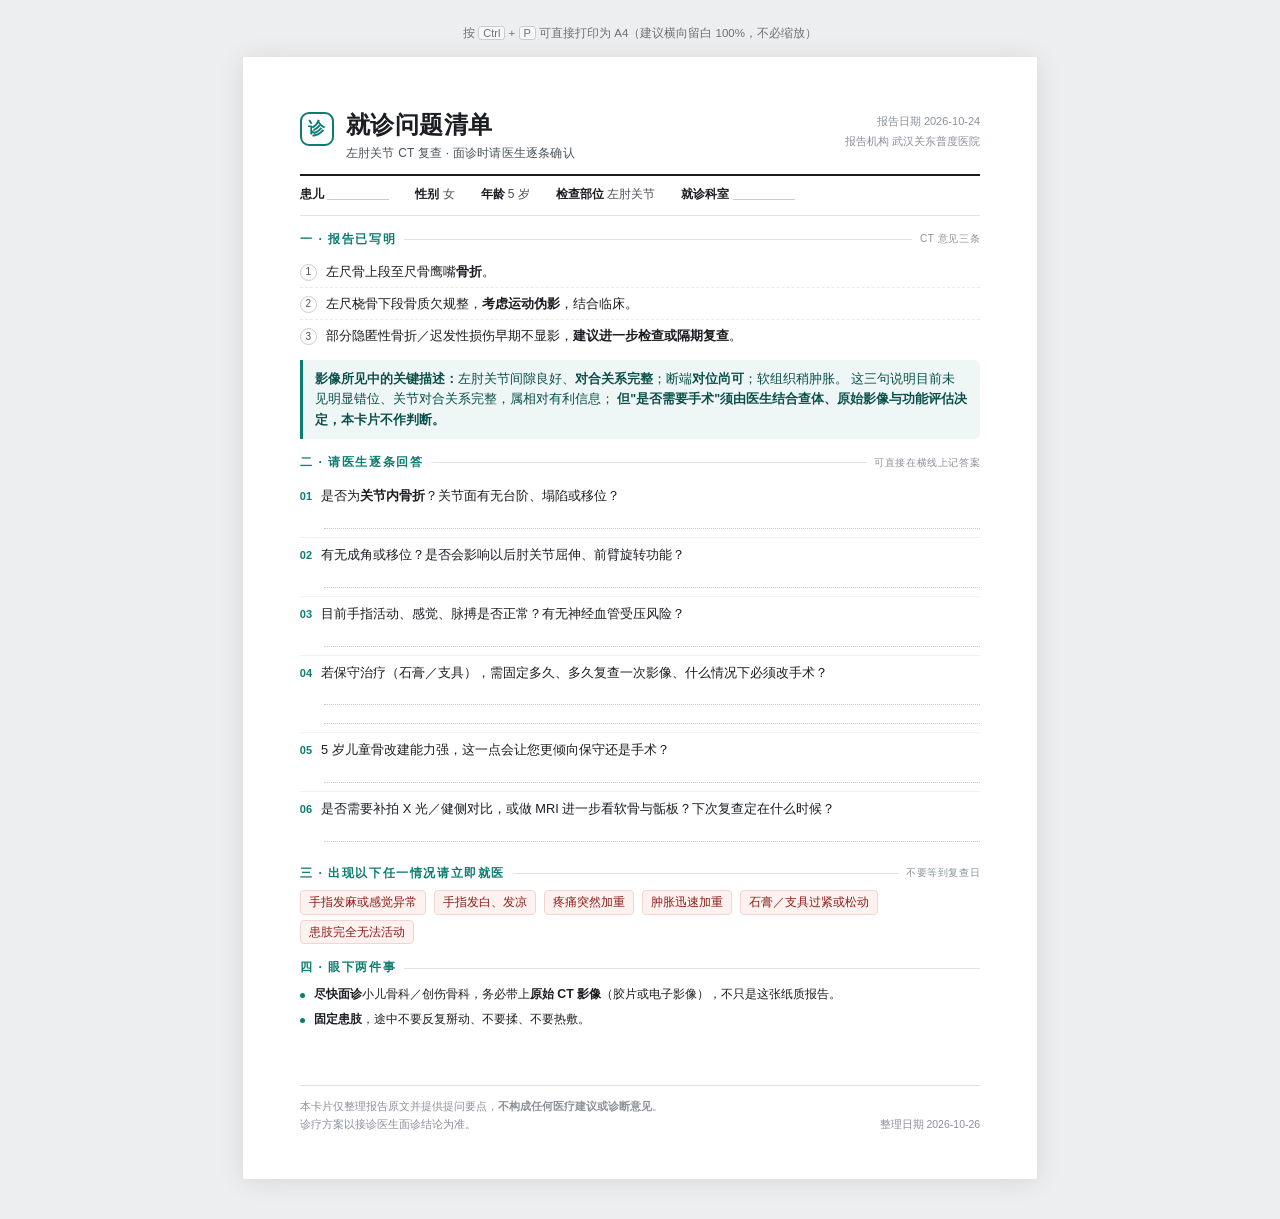
<file: outputs/就诊问题清单.html>
<!DOCTYPE html>
<html lang="zh-CN">
<head>
<meta charset="UTF-8">
<title>就诊问题清单 · 左肘关节 CT</title>
<style>
  :root{
    --ink:#1a1d21;
    --ink-2:#4a5157;
    --ink-3:#8a9199;
    --line:#dfe3e6;
    --accent:#0d7d72;
    --accent-soft:#eef7f5;
    --warn:#b3261e;
    --warn-soft:#fdf2f0;
  }
  *{box-sizing:border-box;margin:0;padding:0;}
  html{-webkit-print-color-adjust:exact;print-color-adjust:exact;}
  body{
    font-family:"PingFang SC","Microsoft YaHei","Noto Sans SC","Segoe UI",sans-serif;
    color:var(--ink);
    background:#eceeef;
    font-size:13px;
    line-height:1.62;
    padding:24px 12px 40px;
  }
  .sheet{
    width:210mm;
    min-height:297mm;
    margin:0 auto;
    background:#fff;
    padding:14mm 15mm 12mm;
    box-shadow:0 2px 24px rgba(0,0,0,.10);
    display:flex;
    flex-direction:column;
  }

  /* ---------- header ---------- */
  .head{
    display:flex;
    align-items:flex-start;
    gap:12px;
    padding-bottom:11px;
    border-bottom:2px solid var(--ink);
  }
  .head-mark{
    flex:0 0 auto;
    width:34px;height:34px;
    border:2px solid var(--accent);
    border-radius:9px;
    color:var(--accent);
    display:flex;align-items:center;justify-content:center;
    font-size:17px;font-weight:700;
    margin-top:2px;
  }
  .head-txt h1{
    font-family:"Source Han Serif SC","Songti SC","SimSun",serif;
    font-size:24px;
    letter-spacing:.5px;
    line-height:1.25;
    font-weight:700;
  }
  .head-txt .sub{
    margin-top:4px;
    font-size:12px;
    color:var(--ink-2);
    letter-spacing:.2px;
  }
  .head-right{
    margin-left:auto;
    text-align:right;
    font-size:11px;
    color:var(--ink-3);
    line-height:1.8;
    padding-top:2px;
    white-space:nowrap;
  }

  /* ---------- meta ---------- */
  .meta{
    display:flex;
    flex-wrap:wrap;
    gap:0 26px;
    padding:9px 0 10px;
    font-size:12px;
    color:var(--ink-2);
    border-bottom:1px solid var(--line);
  }
  .meta b{font-weight:600;color:var(--ink);}
  .blank{display:inline-block;min-width:62px;border-bottom:1px solid #c6ccd1;height:14px;vertical-align:-2px;}

  /* ---------- section ---------- */
  .sec{margin-top:14px;}
  .sec-title{
    display:flex;align-items:center;gap:8px;
    font-size:12px;font-weight:700;letter-spacing:1.6px;
    color:var(--accent);
    margin-bottom:7px;
  }
  .sec-title .rule{flex:1;height:1px;background:var(--line);}
  .sec-title .tag{
    font-size:10px;letter-spacing:.6px;color:var(--ink-3);font-weight:500;
  }

  /* report list */
  ol.report{list-style:none;}
  ol.report li{
    display:flex;gap:9px;
    padding:5px 0;
    border-bottom:1px dashed #e8ebed;
  }
  ol.report li:last-child{border-bottom:none;}
  ol.report .n{
    flex:0 0 auto;width:17px;height:17px;
    border:1px solid #c6ccd1;border-radius:50%;
    font-size:10px;color:var(--ink-2);
    display:flex;align-items:center;justify-content:center;
    margin-top:3px;
    font-variant-numeric:tabular-nums;
  }
  ol.report .t{flex:1;}

  /* callout */
  .callout{
    margin-top:9px;
    background:var(--accent-soft);
    border-left:3px solid var(--accent);
    border-radius:0 6px 6px 0;
    padding:9px 12px;
    font-size:12.5px;
    color:#0a4f49;
  }
  .callout .k{font-weight:700;}

  /* questions */
  .q{
    padding:7px 0 8px;
    border-bottom:1px solid #eef0f2;
    break-inside:avoid;
  }
  .q:last-child{border-bottom:none;}
  .q-h{display:flex;gap:9px;align-items:baseline;}
  .q-h .idx{
    flex:0 0 auto;
    font-size:11px;font-weight:700;color:var(--accent);
    font-variant-numeric:tabular-nums;
    padding-top:1px;
  }
  .q-h .txt{font-size:12.8px;}
  .q-a{
    margin:5px 0 0 24px;
    border-bottom:1px dotted #c6ccd1;
    height:17px;
  }
  .q-a + .q-a{margin-top:2px;}

  /* warn list */
  ul.warn{list-style:none;display:flex;flex-wrap:wrap;gap:5px 8px;}
  ul.warn li{
    font-size:11.5px;
    background:var(--warn-soft);
    color:#8c1d17;
    border:1px solid #f2d5d1;
    border-radius:4px;
    padding:2px 8px;
  }

  .todo{display:flex;flex-direction:column;gap:5px;}
  .todo .row{display:flex;gap:9px;font-size:12.3px;}
  .todo .dot{
    flex:0 0 auto;width:5px;height:5px;border-radius:50%;
    background:var(--accent);margin-top:8px;
  }

  /* footer */
  .foot{
    margin-top:auto;
    padding-top:12px;
    border-top:1px solid var(--line);
    font-size:10.5px;
    color:var(--ink-3);
    line-height:1.7;
    display:flex;
    gap:16px;
    align-items:flex-end;
  }
  .foot .sig{margin-left:auto;text-align:right;white-space:nowrap;}

  .hint{
    width:210mm;margin:0 auto 14px;
    font-size:11.5px;color:#6b7278;text-align:center;
  }
  .hint kbd{
    font-family:inherit;font-size:11px;
    border:1px solid #c6ccd1;border-radius:3px;
    padding:0 4px;background:#f7f8f9;
  }

  @media print{
    body{background:#fff;padding:0;font-size:12.5px;}
    .sheet{width:auto;min-height:auto;box-shadow:none;padding:0;}
    .hint{display:none;}
    @page{size:A4 portrait;margin:13mm 14mm;}
    .sec{break-inside:avoid;}
  }
</style>
</head>
<body>

<div class="hint">按 <kbd>Ctrl</kbd> + <kbd>P</kbd> 可直接打印为 A4（建议横向留白 100%，不必缩放）</div>

<div class="sheet">

  <!-- header -->
  <div class="head">
    <div class="head-mark">诊</div>
    <div class="head-txt">
      <h1>就诊问题清单</h1>
      <div class="sub">左肘关节 CT 复查 · 面诊时请医生逐条确认</div>
    </div>
    <div class="head-right">
      报告日期 2026-10-24<br>
      报告机构 武汉关东普度医院
    </div>
  </div>

  <!-- meta -->
  <div class="meta">
    <span><b>患儿</b> <span class="blank"></span></span>
    <span><b>性别</b> 女</span>
    <span><b>年龄</b> 5 岁</span>
    <span><b>检查部位</b> 左肘关节</span>
    <span><b>就诊科室</b> <span class="blank"></span></span>
  </div>

  <!-- 1 报告结论 -->
  <div class="sec">
    <div class="sec-title">一 · 报告已写明<span class="rule"></span><span class="tag">CT 意见三条</span></div>
    <ol class="report">
      <li><span class="n">1</span><span class="t">左尺骨上段至尺骨鹰嘴<b>骨折</b>。</span></li>
      <li><span class="n">2</span><span class="t">左尺桡骨下段骨质欠规整，<b>考虑运动伪影</b>，结合临床。</span></li>
      <li><span class="n">3</span><span class="t">部分隐匿性骨折／迟发性损伤早期不显影，<b>建议进一步检查或隔期复查</b>。</span></li>
    </ol>
    <div class="callout">
      <span class="k">影像所见中的关键描述：</span>左肘关节间隙良好、<b>对合关系完整</b>；断端<b>对位尚可</b>；软组织稍肿胀。
      这三句说明目前未见明显错位、关节对合关系完整，属相对有利信息；
      <b>但"是否需要手术"须由医生结合查体、原始影像与功能评估决定，本卡片不作判断。</b>
    </div>
  </div>

  <!-- 2 问医生 -->
  <div class="sec">
    <div class="sec-title">二 · 请医生逐条回答<span class="rule"></span><span class="tag">可直接在横线上记答案</span></div>

    <div class="q">
      <div class="q-h"><span class="idx">01</span><span class="txt">是否为<b>关节内骨折</b>？关节面有无台阶、塌陷或移位？</span></div>
      <div class="q-a"></div>
    </div>

    <div class="q">
      <div class="q-h"><span class="idx">02</span><span class="txt">有无成角或移位？是否会影响以后肘关节屈伸、前臂旋转功能？</span></div>
      <div class="q-a"></div>
    </div>

    <div class="q">
      <div class="q-h"><span class="idx">03</span><span class="txt">目前手指活动、感觉、脉搏是否正常？有无神经血管受压风险？</span></div>
      <div class="q-a"></div>
    </div>

    <div class="q">
      <div class="q-h"><span class="idx">04</span><span class="txt">若保守治疗（石膏／支具），需固定多久、多久复查一次影像、什么情况下必须改手术？</span></div>
      <div class="q-a"></div>
      <div class="q-a"></div>
    </div>

    <div class="q">
      <div class="q-h"><span class="idx">05</span><span class="txt">5 岁儿童骨改建能力强，这一点会让您更倾向保守还是手术？</span></div>
      <div class="q-a"></div>
    </div>

    <div class="q">
      <div class="q-h"><span class="idx">06</span><span class="txt">是否需要补拍 X 光／健侧对比，或做 MRI 进一步看软骨与骺板？下次复查定在什么时候？</span></div>
      <div class="q-a"></div>
    </div>
  </div>

  <!-- 3 立刻就医信号 -->
  <div class="sec">
    <div class="sec-title">三 · 出现以下任一情况请立即就医<span class="rule"></span><span class="tag">不要等到复查日</span></div>
    <ul class="warn">
      <li>手指发麻或感觉异常</li>
      <li>手指发白、发凉</li>
      <li>疼痛突然加重</li>
      <li>肿胀迅速加重</li>
      <li>石膏／支具过紧或松动</li>
      <li>患肢完全无法活动</li>
    </ul>
  </div>

  <!-- 4 眼下两件事 -->
  <div class="sec">
    <div class="sec-title">四 · 眼下两件事<span class="rule"></span></div>
    <div class="todo">
      <div class="row"><span class="dot"></span><span><b>尽快面诊</b>小儿骨科／创伤骨科，务必带上<b>原始 CT 影像</b>（胶片或电子影像），不只是这张纸质报告。</span></div>
      <div class="row"><span class="dot"></span><span><b>固定患肢</b>，途中不要反复掰动、不要揉、不要热敷。</span></div>
    </div>
  </div>

  <!-- footer -->
  <div class="foot">
    <div>本卡片仅整理报告原文并提供提问要点，<b>不构成任何医疗建议或诊断意见</b>。<br>诊疗方案以接诊医生面诊结论为准。</div>
    <div class="sig">整理日期 2026-10-26</div>
  </div>

</div>

</body>
</html>
</file>
